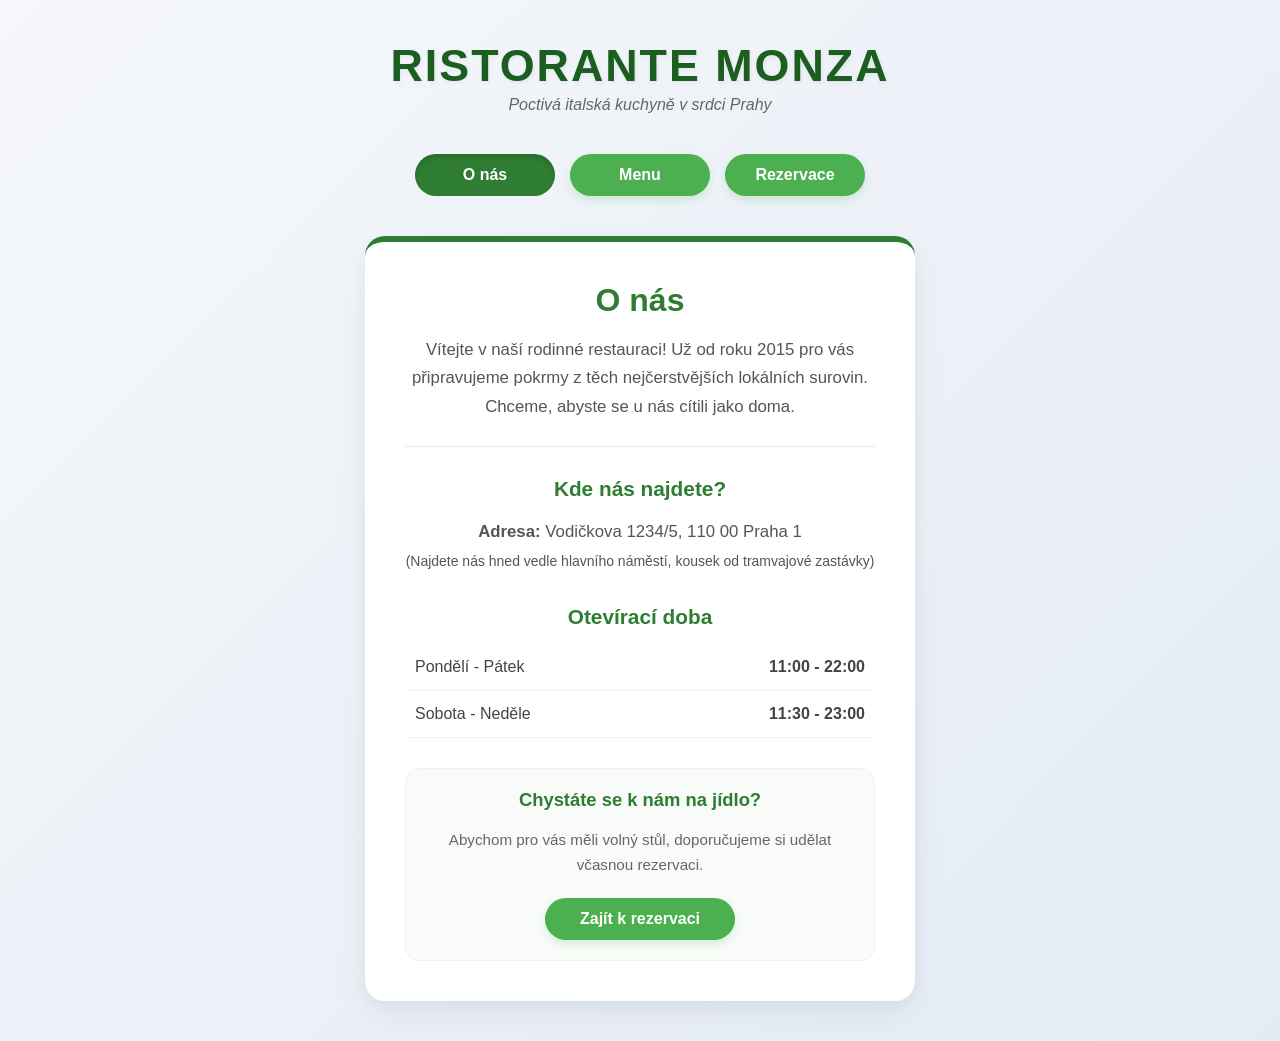
<file: index.html>
<!DOCTYPE html>
<html lang="cs">
<head>
  <meta charset="utf-8">
  <meta name="viewport" content="width=device-width, initial-scale=1.0">
  <title>O nás | Ristorante Monza</title>
  <link rel="stylesheet" href="stylek.css">
</head>
<body>

  <header class="main-header">
    <h1 class="restaurant-logo">Ristorante Monza</h1>
    <p class="restaurant-tagline">Poctivá italská kuchyně v srdci Prahy</p>
  </header>

  <div class="menu-container">
    <div class="menu-item active"><a href="o-nas.html">O nás</a></div>
    <div class="menu-item"><a href="menu.html">Menu</a></div>
    <div class="menu-item"><a href="rezervace.html">Rezervace</a></div>
  </div>

  <div class="content-box">
    <h2>O nás</h2>
    <p>Vítejte v naší rodinné restauraci! Už od roku 2015 pro vás připravujeme pokrmy z těch nejčerstvějších lokálních surovin. Chceme, abyste se u nás cítili jako doma.</p>
    
    <hr class="separator">

    <h3>Kde nás najdete?</h3>
    <p><strong>Adresa:</strong> Vodičkova 1234/5, 110 00 Praha 1<br>
    <small>(Najdete nás hned vedle hlavního náměstí, kousek od tramvajové zastávky)</small></p>

    <h3>Otevírací doba</h3>
    <table class="menu-table opening-hours-table">
      <tr>
        <td>Pondělí - Pátek</td>
        <td class="time-cell">11:00 - 22:00</td>
      </tr>
      <tr>
        <td>Sobota - Neděle</td>
        <td class="time-cell">11:30 - 23:00</td>
      </tr>
    </table>

    <div class="reservation-cta">
      <h4>Chystáte se k nám na jídlo?</h4>
      <p>Abychom pro vás měli volný stůl, doporučujeme si udělat včasnou rezervaci.</p>
      <div class="menu-item cta-button">
        <a href="rezervace.html">Zajít k rezervaci</a>
      </div>
    </div>

  </div>

</body>
</html>
</file>
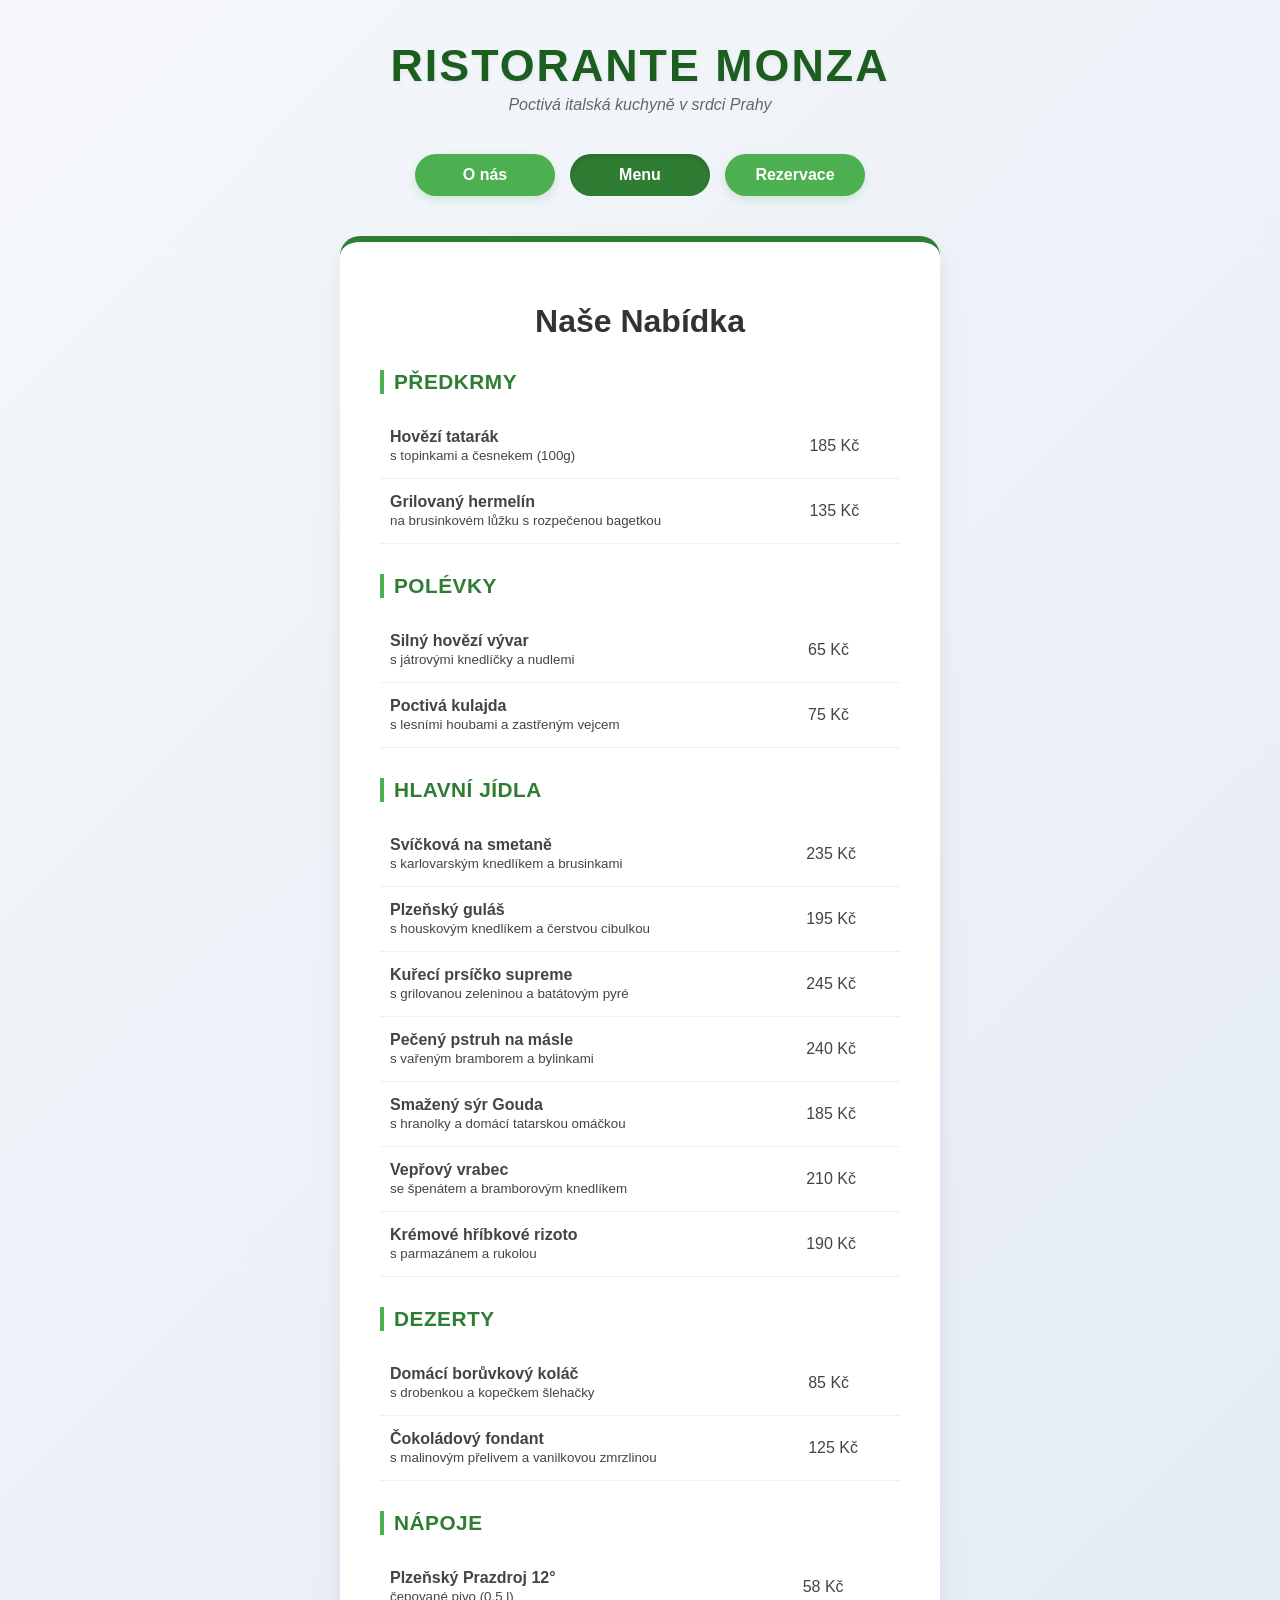
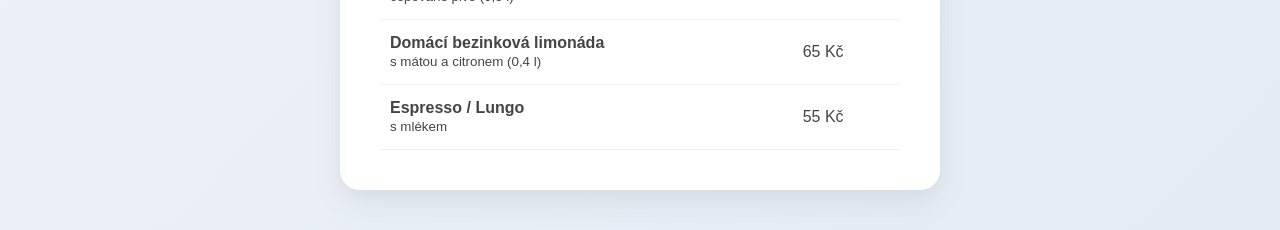
<file: menu.html>
<!DOCTYPE html>
<html lang="cs">
<head>
  <meta charset="utf-8">
  <meta name="viewport" content="width=device-width, initial-scale=1.0">
  <title>Menu | Restaurace</title>
  <link rel="stylesheet" href="stylek.css">
</head>
<body>

  <header class="main-header">
    <h1 class="restaurant-logo">Ristorante Monza</h1>
    <p class="restaurant-tagline">Poctivá italská kuchyně v srdci Prahy</p>
  </header>

  <div class="menu-container">
    <div class="menu-item"><a href="o-nas.html">O nás</a></div>
    <div class="menu-item active"><a href="menu.html">Menu</a></div>
    <div class="menu-item"><a href="rezervace.html">Rezervace</a></div>
  </div>

  <div class="content-box menu-page">
    <h1>Naše Nabídka</h1>

    <h3 class="menu-section-title">Předkrmy</h3>
    <table class="menu-table">
      <tr>
        <td><strong>Hovězí tatarák</strong><br><small>s topinkami a česnekem (100g)</small></td>
        <td class="price">185 Kč</td>
      </tr>
      <tr>
        <td><strong>Grilovaný hermelín</strong><br><small>na brusinkovém lůžku s rozpečenou bagetkou</small></td>
        <td class="price">135 Kč</td>
      </tr>
    </table>

    <h3 class="menu-section-title">Polévky</h3>
    <table class="menu-table">
      <tr>
        <td><strong>Silný hovězí vývar</strong><br><small>s játrovými knedlíčky a nudlemi</small></td>
        <td class="price">65 Kč</td>
      </tr>
      <tr>
        <td><strong>Poctivá kulajda</strong><br><small>s lesními houbami a zastřeným vejcem</small></td>
        <td class="price">75 Kč</td>
      </tr>
    </table>

    <h3 class="menu-section-title">Hlavní jídla</h3>
    <table class="menu-table">
      <tr>
        <td><strong>Svíčková na smetaně</strong><br><small>s karlovarským knedlíkem a brusinkami</small></td>
        <td class="price">235 Kč</td>
      </tr>
      <tr>
        <td><strong>Plzeňský guláš</strong><br><small>s houskovým knedlíkem a čerstvou cibulkou</small></td>
        <td class="price">195 Kč</td>
      </tr>
      <tr>
        <td><strong>Kuřecí prsíčko supreme</strong><br><small>s grilovanou zeleninou a batátovým pyré</small></td>
        <td class="price">245 Kč</td>
      </tr>
      <tr>
        <td><strong>Pečený pstruh na másle</strong><br><small>s vařeným bramborem a bylinkami</small></td>
        <td class="price">240 Kč</td>
      </tr>
      <tr>
        <td><strong>Smažený sýr Gouda</strong><br><small>s hranolky a domácí tatarskou omáčkou</small></td>
        <td class="price">185 Kč</td>
      </tr>
      <tr>
        <td><strong>Vepřový vrabec</strong><br><small>se špenátem a bramborovým knedlíkem</small></td>
        <td class="price">210 Kč</td>
      </tr>
      <tr>
        <td><strong>Krémové hříbkové rizoto</strong><br><small>s parmazánem a rukolou</small></td>
        <td class="price">190 Kč</td>
      </tr>
    </table>

    <h3 class="menu-section-title">Dezerty</h3>
    <table class="menu-table">
      <tr>
        <td><strong>Domácí borůvkový koláč</strong><br><small>s drobenkou a kopečkem šlehačky</small></td>
        <td class="price">85 Kč</td>
      </tr>
      <tr>
        <td><strong>Čokoládový fondant</strong><br><small>s malinovým přelivem a vanilkovou zmrzlinou</small></td>
        <td class="price">125 Kč</td>
      </tr>
    </table>

    <h3 class="menu-section-title">Nápoje</h3>
    <table class="menu-table">
      <tr>
        <td><strong>Plzeňský Prazdroj 12°</strong><br><small>čepované pivo (0,5 l)</small></td>
        <td class="price">58 Kč</td>
      </tr>
      <tr>
        <td><strong>Domácí bezinková limonáda</strong><br><small>s mátou a citronem (0,4 l)</small></td>
        <td class="price">65 Kč</td>
      </tr>
      <tr>
        <td><strong>Espresso / Lungo</strong><br><small>s mlékem</small></td>
        <td class="price">55 Kč</td>
      </tr>
    </table>

  </div>

</body>
</html>
</file>
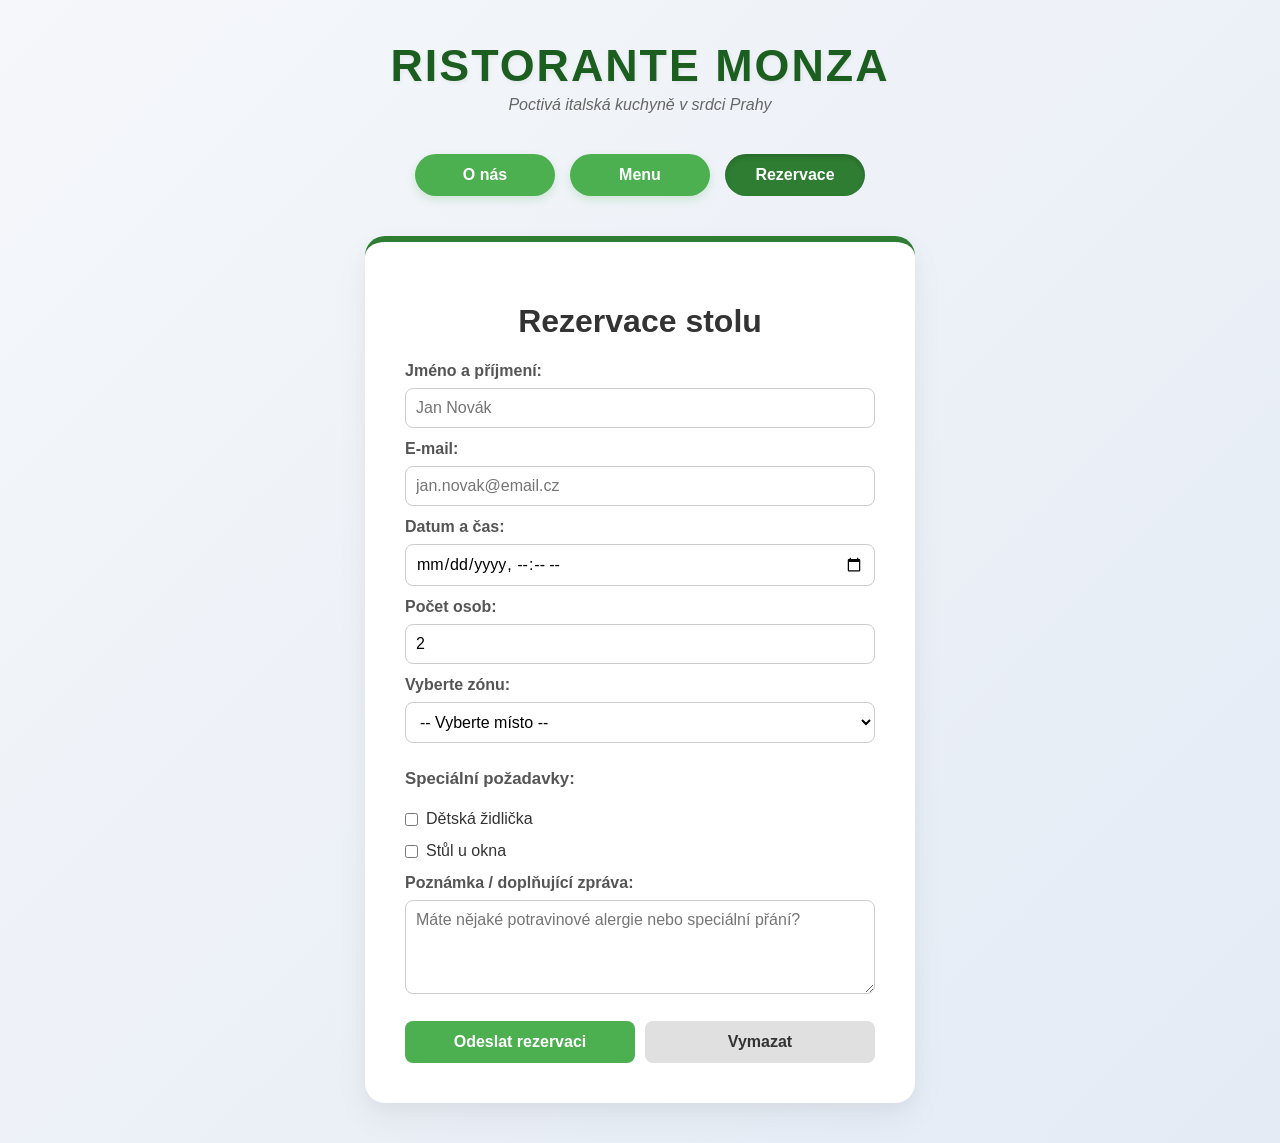
<file: rezervace.html>
<!DOCTYPE html>
<html lang="cs">
<head>
  <meta charset="utf-8">
  <meta name="viewport" content="width=device-width, initial-scale=1.0">
  <title>Rezervace | Restaurace</title>
  <link rel="stylesheet" href="stylek.css">
</head>
<body>

  <header class="main-header">
    <h1 class="restaurant-logo">Ristorante Monza</h1>
    <p class="restaurant-tagline">Poctivá italská kuchyně v srdci Prahy</p>
  </header>

  <div class="menu-container">
    <div class="menu-item"><a href="o-nas.html">O nás</a></div>
    <div class="menu-item"><a href="menu.html">Menu</a></div>
    <div class="menu-item active"><a href="rezervace.html">Rezervace</a></div>
  </div>

  <div class="content-box">
    <h1>Rezervace stolu</h1>
    
    <form class="reservation-form" action="odeslani.php" method="post">
      
      <label for="jmeno">Jméno a příjmení:</label>
      <input type="text" id="jmeno" name="jmeno" required placeholder="Jan Novák">

      <label for="email">E-mail:</label>
      <input type="email" id="email" name="email" required placeholder="jan.novak@email.cz">

      <label for="date">Datum a čas:</label>
      <input type="datetime-local" id="date" name="datum_cas" required>

      <label for="guests">Počet osob:</label>
      <input type="number" id="guests" name="pocet_osob" min="1" max="10" value="2" required>

      <label for="zona">Vyberte zónu:</label>
      <select id="zona" name="zona" required>
        <option value="">-- Vyberte místo --</option>
        <option value="hlavni-sala">Hlavní sál (Nekuřácký)</option>
        <option value="salonek">Salónek</option>
        <option value="zahradka">Letní zahrádka</option>
        <option value="u-baru">Stůl u baru</option>
      </select>

      <p style="margin: 10px 0 5px 0; font-weight: 600; color: #555;">Speciální požadavky:</p>
      <div class="checkbox-group">
        <input type="checkbox" id="zidlicka" name="pozadavky[]" value="Dětská židlička">
        <label for="zidlicka">Dětská židlička</label>
      </div>
      <div class="checkbox-group">
        <input type="checkbox" id="okno" name="pozadavky[]" value="Stůl u okna">
        <label for="okno">Stůl u okna</label>
      </div>

      <label for="zprava">Poznámka / doplňující zpráva:</label>
      <textarea id="zprava" name="zprava" rows="4" placeholder="Máte nějaké potravinové alergie nebo speciální přání?"></textarea>

      <div class="form-buttons">
        <input class="prase btn-submit" type="submit" value="Odeslat rezervaci">
        <input class="prase btn-reset" type="reset" value="Vymazat">
      </div>

    </form>
  </div>

</body>
</html>
</file>
<file: stylek.css>
body {
  margin: 0;
  display: flex;
  flex-direction: column; 
  align-items: center;    
  min-height: 100vh; 
  font-family: 'Segoe UI', Tahoma, Geneva, Verdana, sans-serif; 
  background: linear-gradient(135deg, #f5f7fa 0%, #e4ebf5 100%); 
  padding-top: 40px; 
  padding-bottom: 40px;
  box-sizing: border-box;
}

.main-header {
  text-align: center;
  margin-bottom: 10px;
}

.restaurant-logo {
  font-size: 2.8rem;
  font-weight: 800;
  color: #1b5e20;
  margin: 0;
  letter-spacing: 2px;
  text-transform: uppercase;
  text-shadow: 1px 2px 4px rgba(0, 0, 0, 0.06);
}

.restaurant-tagline {
  font-size: 1rem;
  color: #666;
  font-style: italic;
  margin-top: 5px;
  margin-bottom: 15px;
}

.menu-container {
  display: flex; 
  flex-direction: row;
  justify-content: center; 
  gap: 15px; 
  padding: 15px; 
  width: auto; 
  max-width: 600px;
  background-color: transparent;
  margin-bottom: 25px; 
}

.menu-item {
  width: 140px; 
  border-radius: 30px; 
  background-color: #4CAF50;
  cursor: pointer;
  transition: all 0.3s cubic-bezier(0.25, 0.8, 0.25, 1); 
  box-shadow: 0 4px 10px rgba(76, 175, 80, 0.2); 
}

.menu-item a {
  display: block; 
  padding: 12px 0;
  color: white;
  text-decoration: none; 
  font-weight: 600;
  font-size: 1rem;
  text-align: center;
}

.menu-item:hover {
  background-color: #43a047;
  transform: translateY(-2px); 
  box-shadow: 0 6px 14px rgba(76, 175, 80, 0.3);
}

.menu-item.active {
  background-color: #2E7D32;
  box-shadow: inset 0 3px 5px rgba(0,0,0,0.15);
}
.content-box {
  background-color: white;
  padding: 40px;
  border-radius: 20px;
  box-shadow: 0 15px 35px rgba(0,0,0,0.05), 0 5px 15px rgba(0,0,0,0.03);
  max-width: 550px;
  width: 90%;
  text-align: center;
  color: #333;
  box-sizing: border-box;
  border-top: 6px solid #2E7D32; 
}

.content-box h2 {
  margin-top: 0;
  color: #2E7D32;
  font-size: 2rem;
  margin-bottom: 15px;
}

.content-box h3 {
  color: #2E7D32;
  margin-top: 30px;
  margin-bottom: 15px;
  font-size: 1.3rem;
}

.content-box p {
  line-height: 1.7;
  color: #555;
  font-size: 1.05rem;
}

.separator {
  border: 0;
  border-top: 1px solid #eaeaea;
  margin: 25px 0;
}

.menu-table {
  width: 100%;
  border-collapse: collapse;
  margin-top: 20px;
  text-align: left;
}

.menu-table td {
  padding: 14px 10px;
  border-bottom: 1px solid #f0f0f0;
  color: #444;
}

.opening-hours-table {
  margin-top: 10px;
  margin-bottom: 25px;
}

.time-cell {
  text-align: right;
  font-weight: 600;
  color: #2e7d32; 
  white-space: nowrap;
}

.reservation-cta {
  background-color: #f9fbf9; 
  padding: 20px;
  border-radius: 14px;
  margin-top: 30px;
  border: 1px solid #edf4ed;
}

.reservation-cta h4 {
  margin-top: 0;
  color: #2E7D32;
  font-size: 1.15rem;
  margin-bottom: 8px;
}

.reservation-cta p {
  margin-bottom: 20px;
  font-size: 0.95rem;
  color: #666;
}

.cta-button {
  margin: 0 auto;
  width: 190px;
}

.reservation-form { display: flex; flex-direction: column; text-align: left; gap: 12px; margin-top: 20px; }
.reservation-form label { font-weight: 600; color: #555; margin-bottom: -4px; }
.reservation-form input[type="text"], .reservation-form input[type="email"], .reservation-form input[type="number"], .reservation-form input[type="datetime-local"], .reservation-form select, .reservation-form textarea { padding: 10px; border: 1px solid #ccc; border-radius: 8px; font-size: 1rem; font-family: inherit; background-color: white; box-sizing: border-box; width: 100%; }
.reservation-form textarea { resize: vertical; }
.checkbox-group { display: flex; align-items: center; gap: 8px; margin-bottom: 2px; }
.checkbox-group input[type="checkbox"] { width: auto; margin: 0; cursor: pointer; }
.checkbox-group label { font-weight: normal; color: #333; cursor: pointer; margin: 0; }
.form-buttons { display: flex; gap: 10px; margin-top: 15px; }
.prase { flex: 1; padding: 12px; border: none; border-radius: 8px; font-size: 1rem; font-weight: bold; cursor: pointer; transition: background 0.2s, transform 0.1s; }
.prase:active { transform: scale(0.98); }
.btn-submit { background-color: #4CAF50; color: white; }
.btn-submit:hover { background-color: #45a049; }
.btn-reset { background-color: #e0e0e0; color: #333; }
.btn-reset:hover { background-color: #d5d5d5; }
.menu-page { max-width: 600px; text-align: left; }
.menu-page h1 { text-align: center; }
.menu-section-title { color: #2E7D32; border-left: 4px solid #4CAF50; padding-left: 10px; margin-top: 35px; margin-bottom: 10px; font-size: 1.3rem; text-transform: uppercase; letter-spacing: 0.5px; }
</file>
